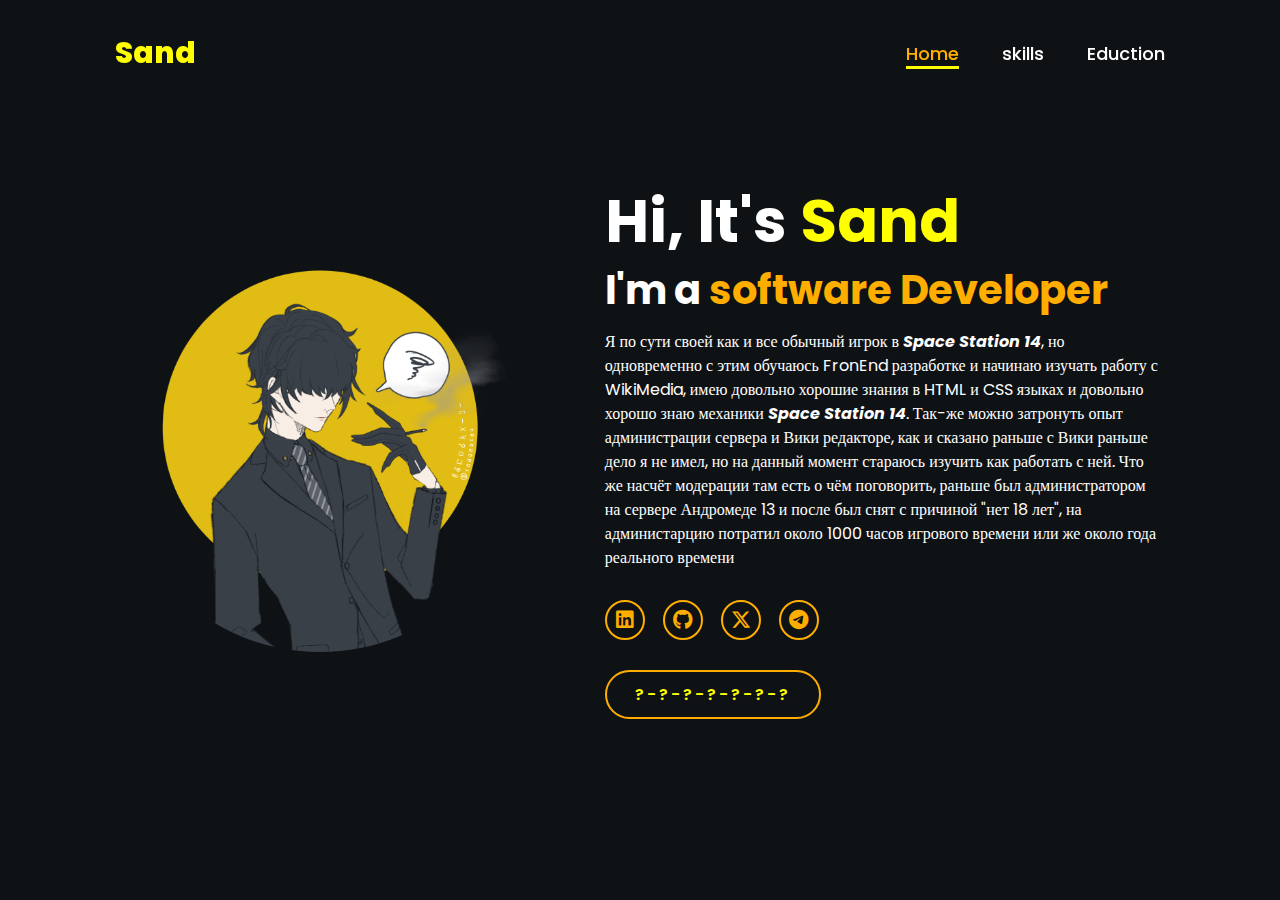
<file: index.html>
<!DOCTYPE html>
<html lang="ru">
<head>
     <meta charset="UTF-8">
     <meta name="viewport" content="width=device-width, initial-scale=1.0">
     <link rel="stylesheet" href="style.css">
     <link rel="website icon" href="/images/contact-solid-24.png">
     <link rel="stylesheet" href="https://cdnjs.cloudflare.com/ajax/libs/font-awesome/6.5.2/css/all.min.css">
     <title>Web-Site</title>
</head>
<body>
     <header>
          <a href="#" class="logo"> Sand </a>

          <nav>
               <a href="#" class="active">Home</a>
               <a href="/Skills/skills.html">skills</a>
               <a href="/eduction/eduction.html">Eduction</a>
          </nav>
     </header>
     <section class="home">
          <div class="home-img">
               <img src="/images/6324_WpxgWEDk.png" alt="">
          </div>
          <div class="home-content">
               <h1>Hi, It's <span>Sand</span></h1>
               <h3 class="typing-text">I'm a <span></span></h3>
               <p>Я по сути своей как и все обычный игрок в <i style="font-weight: bold;">Space Station 14</i>, 
               но одновременно с этим обучаюсь FronEnd разработке и начинаю изучать работу с WikiMedia, имею довольно
               хорошие знания в HTML и CSS языках и довольно хорошо знаю механики <i style="font-weight: bold;">Space Station 14</i>.
               Так-же можно затронуть опыт администрации сервера и Вики редакторе, как и сказано раньше с Вики раньше дело я не имел,
               но на данный момент стараюсь изучить как работать с ней. Что же насчёт модерации там есть о чём поговорить, раньше был администратором на сервере Андромеде 13
               и после был снят с причиной "нет 18 лет", на администарцию потратил около 1000 часов игрового времени или же около года реального времени</p>
               <div class="social-icon">
                    <a href="https://careers.linkedin.cn/" target="_blank"><i class="fa-brands fa-linkedin"></i></a>
                    <a href="https://github.com/" target="_blank"><i class="fa-brands fa-github"></i></a>
                    <a href="https://twitter.com/x" target="_blank"><i class="fa-brands fa-x-twitter"></i></a>
                    <a href="https://web.telegram.org/k/" target="_blank"><i class="fa-brands fa-telegram"></i></a>
               </div>
               <a href="#" class="btn">?-?-?-?-?-?-?</a>
          </div>
     </section>
</body>
</html>
</file>
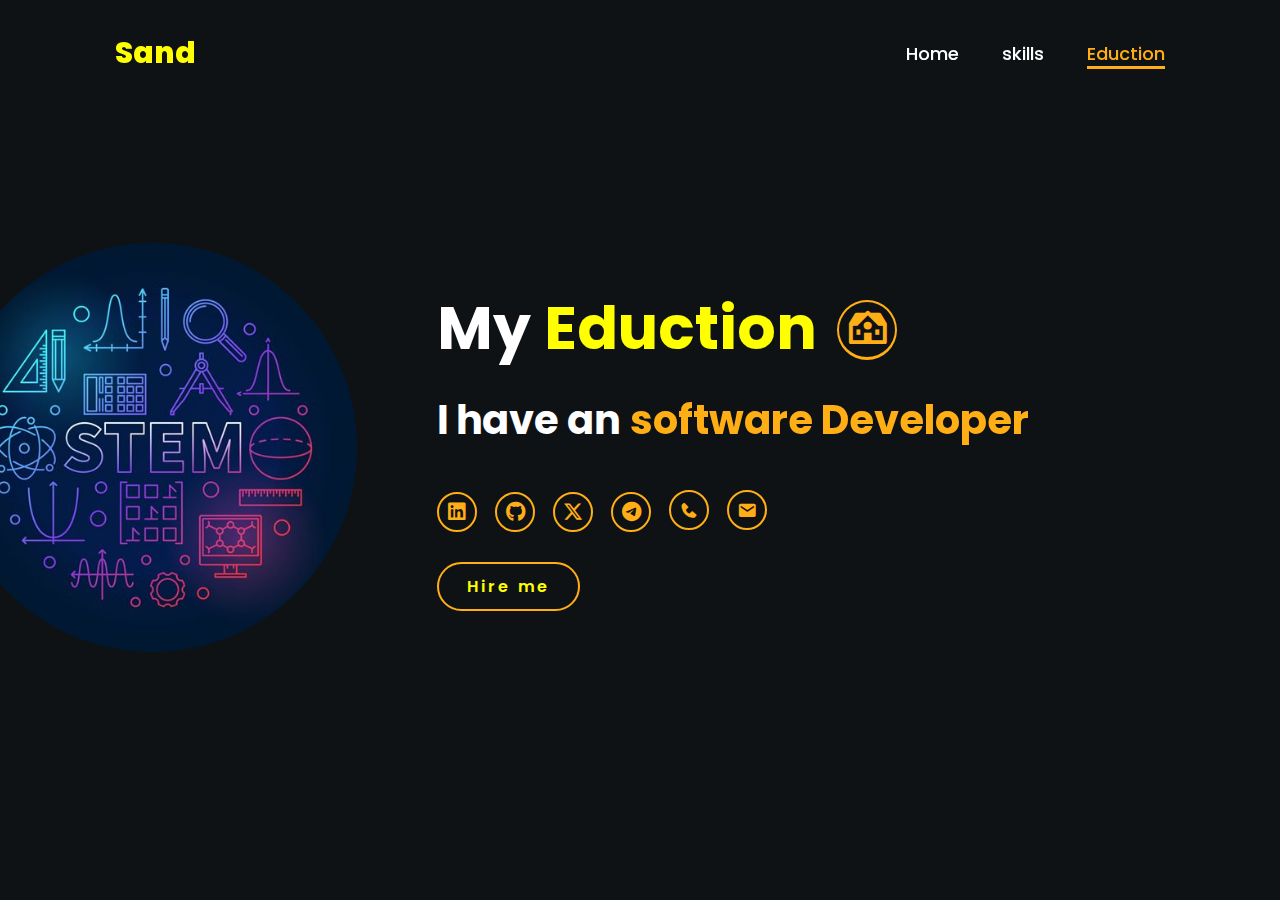
<file: eduction/eduction.html>
<!DOCTYPE html>
<html lang="en">
<head>
     <meta charset="UTF-8">
     <meta name="viewport" content="width=device-width, initial-scale=1.0">
     <link rel="stylesheet" href="Style-Eduction.css">
     <link rel="website icon" href="images/contact-solid-24.png">
     <link rel="stylesheet" href="https://cdnjs.cloudflare.com/ajax/libs/font-awesome/6.5.2/css/all.min.css">
     <link href='https://unpkg.com/boxicons@2.1.4/css/boxicons.min.css' rel='stylesheet'>
     <title>Web-Site</title>
</head>
<body>
     <header>
          <a href="/Home/Home.html" class="logo"> Sand </a>

          <nav>
               <a href="/Home/index.html">Home</a>
               <a href="/Skills/skills.html">skills</a>
               <a href="#" class="active">Eduction</a>
          </nav>
     </header>
     <section class="home">
          <div class="home-img">
               <img src="/images/feb1fac1906081cba52b5a55ef3cef58.jpg" alt="">
          </div>
          <div class="home-content">
               <h1>My <span>Eduction</span><m class='bx bxs-institution'></m></h1>
               <h3 class="typing-text">I have an <span></span></h3>
               <!-- <div class="Skill-icon">
                    <i class='bx bxl-html5'></i>
                    <i class='bx bxl-css3'></i>
                    <i class='bx bxl-javascript'></i>
                    <i class='bx bxl-react'></i>
                    <i class='bx bxl-typescript'></i>
               </div> -->
               <div class="social-icon">
                    <a href="https://careers.linkedin.cn/" target="_blank"><i class="fa-brands fa-linkedin"></i></a>
                    <a href="https://github.com/" target="_blank"><i class="fa-brands fa-github"></i></a>
                    <a href="https://twitter.com/x" target="_blank"><i class="fa-brands fa-x-twitter"></i></a>
                    <a href="https://web.telegram.org/k/" target="_blank"><i class="fa-brands fa-telegram"></i></a>
                    <a href="tel:+79090747665" target="_blank"><i class='bx bxs-phone' ></i></a>
                    <a href="mailto:aawds518@gmail.com&body=привет?subject=трудоустройство" target="_blank"><i class='bx bxs-envelope' ></i></a>
               </div>
               <a href="#" class="btn">Hire me</a>
          </div>
     </section>
</body>
</html>
</file>
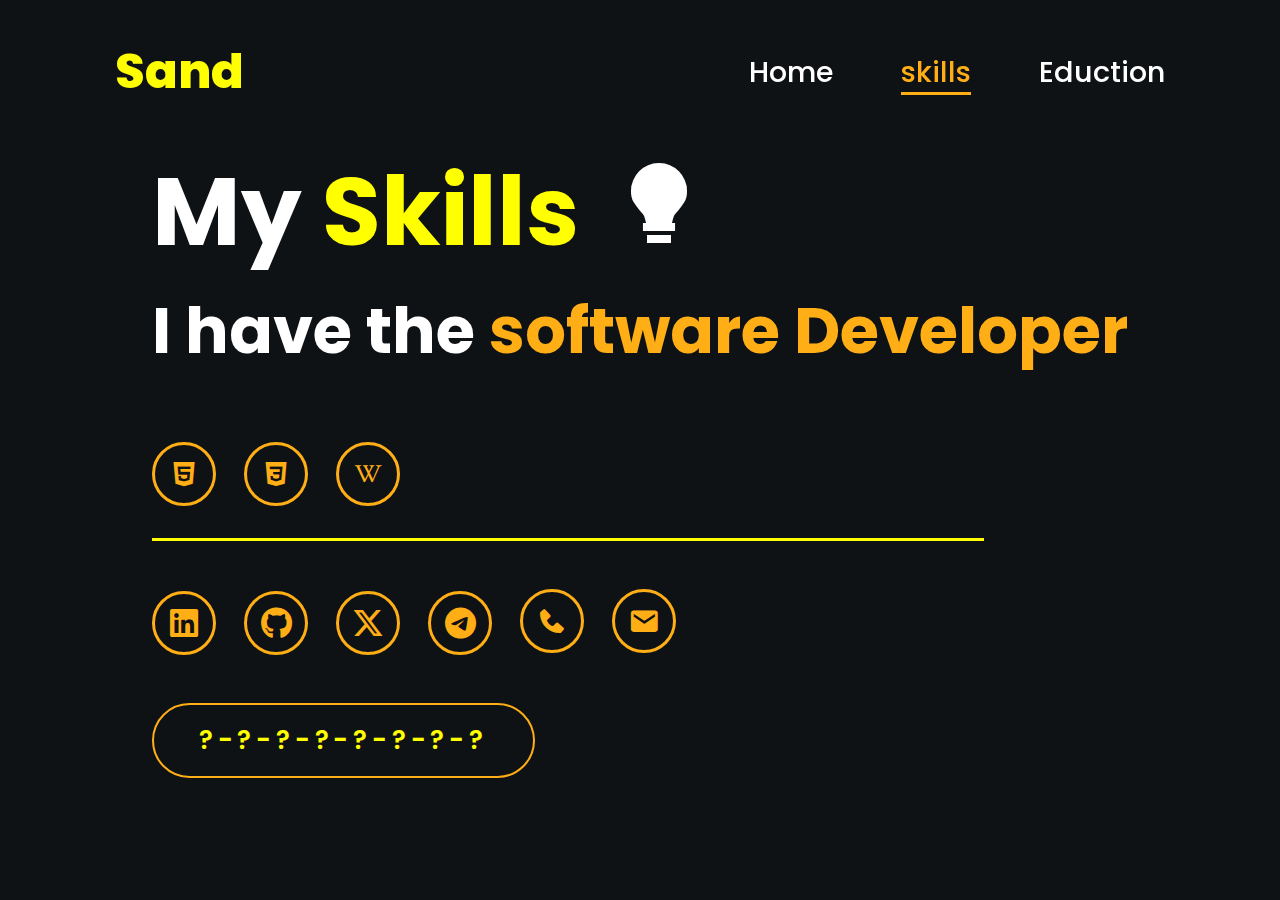
<file: Skills/skills.html>
<!DOCTYPE html>
<html lang="en">
<head>
     <meta charset="UTF-8">
     <meta name="viewport" content="width=device-width, initial-scale=1.0">
     <link rel="stylesheet" href="StyleSkills.css">
     <link rel="website icon" href="images/contact-solid-24.png">
     <link rel="stylesheet" href="https://cdnjs.cloudflare.com/ajax/libs/font-awesome/6.5.2/css/all.min.css">
     <link href='https://unpkg.com/boxicons@2.1.4/css/boxicons.min.css' rel='stylesheet'>
     <title>Web-Site</title>
</head>
<body>
     <header>
          <a href="/Home/Home.html" class="logo"> Sand </a>

          <nav>
               <a href="/Home/index.html">Home</a>
               <a href="#" class="active">skills</a>
               <a href="/eduction/eduction.html">Eduction</a>
          </nav>
     </header>
     <section class="home">
          <!--<div class="home-img">
               <img src="/images/3b4e23acb258ebf36a1de3e1621ae243.jpg" alt="">
          </div> -->
          <div class="home-content">
               <div class="h1">
               <h1>My <span>Skills</span><i class='bx bxs-bulb'></i></h1>
               </div>
               <h3 class="typing-text">I have the <span></span></h3>
               <div class="Skill-icon">
                    <i class='bx bxl-html5'></i>
                    <i class='bx bxl-css3'></i>
                    <i class='bx bxl-wikipedia'></i>
               </div>
               <div class="social-icon">
                    <a href="https://careers.linkedin.cn/" target="_blank"><i class="fa-brands fa-linkedin"></i></a>
                    <a href="https://github.com/" target="_blank"><i class="fa-brands fa-github"></i></a>
                    <a href="https://twitter.com/x" target="_blank"><i class="fa-brands fa-x-twitter"></i></a>
                    <a href="https://web.telegram.org/k/" target="_blank"><i class="fa-brands fa-telegram"></i></a>
                    <a href="tel:+79090747665" target="_blank"><i class='bx bxs-phone' ></i></a>
                    <a href="mailto:aawds518@gmail.com&body=привет?subject=трудоустройство" target="_blank"><i class='bx bxs-envelope' ></i></a>
               </div>
               <a href="#" class="btn">?-?-?-?-?-?-?-?</a>
          </div>
     </section>
</body>
</html>
</file>
<file: style.css>
@import url('https://fonts.googleapis.com/css2?family=Poppins:wght@100;200;300;400;500;600&display=swap');

*{
     margin: 0;
     padding: 0;
     box-sizing: border-box;
     text-decoration: none;
     border: 0;
     outline: none;
     font-family: 'poppins','sans-serif';
}

html {
     font-size: 62.5%;
}

body {
     width: 100%;
     height: 100%;
     overflow-x: hidden;
     background-color: #0f1215;
     color: white;
     user-select: none;
}

header {
     margin-top: 20px;
     position: fixed;
     top: 0;
     left: 0;
     width: 100%;
     padding: 1rem 9%;
     background-color: transparent;
     filter: drop-shadow(10px);
     display: flex;
     justify-content: space-between;
     align-items: center;
     z-index: 100;
}

.logo{
     font-size: 3rem;
     color: rgb(255,255,0);
     font-weight: 800;
     cursor: pointer;
     transition: 0.3s ease;
}

.logo:hover {
     transform: scale(1.1);
}

nav a{
     font-size: 1.8rem;
     color: white;
     margin-left: 4rem;
     font-weight: 500;
     transition: 0.3s ease;
     border-bottom: 3px solid transparent;
}

nav a:hover, nav a.active{
     border-bottom: 3px solid rgb(255,255,0);
     color: #ffae00;
}

@media(max-width:995px){
 nav{
     position: absolute;
     display: none;
     top: 0;
     right: 0;
     width: 40%;
     border-left: 3px solid #ffae00;
     border-bottom: 3px solid #ffae00;
     border-bottom-left-radius:2rem;
     padding: 1rem solid;
     background-color: #0f1215;
     border-top: 0.1rem solid rgba(0,0,0,0.1);
 }

 nav.active{
     display: block;
 }

 nav a{
     display: block;
     font-size: 2rem;
     margin: 3rem 0;
 }

 nav a:hover, nav a.active{
     padding: 1rem;
     border-radius: 0.5rem;
     border-bottom: 0.5rem solid #b74b4b;
 }
}

section {
     min-height: 100vh;
     padding: 5rem 9% 5rem;
}

.home {
     display: flex;
     justify-content: center;
     align-items: center;
     gap: 8rem;
     background-color: (#0f1215);
}

.home .home-content h1 {
     font-size: 6rem;
     font-weight: 700;
     line-height: 1.3;
}

span {
     color: rgb(255,255,0);
}

.home .home-content h3 {
     font-size: 4rem;
     margin-bottom: 1rem;
     font-weight: 700;
}

.home .home-content p {
     font-size: 1.6rem;
     line-height: 1.5;
}

.home-img {
     border-radius: 50%;
}

.home-img img{
     position: relative;
     width: 32vw;
     border-radius: 50%;
     box-shadow: 0 0 25px solid #ffae00;
     cursor: pointer;
     transition: 0.2s linear;
}

.home-img img:hover {
     transform: scale(1.1);
     font-size: 1.8rem;
     font-weight: 500;
}

.social-icon a {
     display: inline-flex;
     justify-content: center;
     align-items: center;
     width: 4rem;
     height: 4rem;
     color: #ffae00;
     background-color: transparent;
     border: 0.2rem solid #ffae00;
     font-size: 2rem;
     border-radius: 50%;
     margin: 3rem 1.5rem 3rem 0;
     transition: 0.5s ease;
 }

.social-icon a:hover {
     color: white;     
     transform: scale(1.3) translateY(-5px);
     box-shadow: 0 0 25px rgb(255,255,0);
}

.btn {
     display: inline-block;
     padding: 1rem 2.8rem;
     font-size: 1.2rem;
     background-color: #0f1215;
     color: rgb(255,255,0);
     border-radius: 4rem;
     font-size: 1.6rem;
     letter-spacing: 0.3rem;
     font-weight: 600;
     border: 2px solid #ffae00;
     transition: 0.3s ease;
     cursor: pointer;
}

.btn:hover {
     transform: scale3d(1.03);
     box-shadow: 0 0 25px rgb(255,255,0);
}

.typing-text {
     font-size: 34px;
     font-weight: 600;
     min-width: 280px;
}

.typing-text span{
     position: relative;
}

.typing-text span::before {
     content: "software Developer";
     color: #ffae00;
     animation: words 20s infinite;
}

.typing-text span::after {
     content: "";
     background-color: #0f1215;
     position: absolute;
     width: calc(100% + 8px);
     height: 100%;
     border-left: 3px solid #0f1215;
     right: -8;
     animation: cursor 0.6s infinite;
}

@keyframes cursor {
     to{
          border-left:3px solid #ffae00;
     }
}

@keyframes words {
     0%, 20% {
          content: "Web Developer";
     }
     21%, 40% {
          content: "FrontEnd Developer";
     }
     41%, 60% {
          content: "Wiki Editor";
     }
     61%, 80% {
          content: "former administrator";
     }
     81%, 100% {
          content: "player SS14";
     }
}

@media (max-width: 1000px) {
     .home {
          gap: 4rem;
     }
}

@media (max-width: 995px) {
     .home {
          flex-direction: column;
          margin: 5rem 4rem;
     }

     .home .home-content h3 {
          font-size: 2.5rem
     }

     .home-img img {
          width: 70vw;
          margin-top: 4rem;
     }
}
</file>
<file: eduction/Style-Eduction.css>
@import url('https://fonts.googleapis.com/css2?family=Poppins:wght@100;200;300;400;500;600&display=swap');

*{
     margin: 0;
     padding: 0;
     box-sizing: border-box;
     text-decoration: none;
     border: 0;
     outline: none;
     font-family: 'poppins','sans-serif';
}

html {
     font-size: 62.5%;
}

body {
     width: 100%;
     height: 100%;
     overflow-x: hidden;
     background-color: #0f1215;
     color: white;
     user-select: none;
}

header {
     margin-top: 20px;
     position: fixed;
     top: 0;
     left: 0;
     width: 100%;
     padding: 1rem 9%;
     background-color: transparent;
     filter: drop-shadow(10px);
     display: flex;
     justify-content: space-between;
     align-items: center;
     z-index: 100;
}



.logo{
     font-size: 3rem;
     color: rgb(255, 255, 0);
     font-weight: 800;
     cursor: pointer;
     transition: 0.3s ease;
}

.logo:hover {
     transform: scale(1.1);
}

nav a{
     font-size: 1.8rem;
     color: white;
     margin-left: 4rem;
     font-weight: 500;
     transition: 0.3s ease;
     border-bottom: 3px solid transparent;
}

nav a:hover, nav a.active{
     border-bottom: 3px solid #ffae16;
     color: #ffae16;
}

@media(max-width:995px){
 nav{
     position: absolute;
     display: none;
     top: 0;
     right: 0;
     width: 40%;
     border-left: 3px solid #ffae16;
     border-bottom: 3px solid #ffae16;
     border-bottom-left-radius:2rem;
     padding: 1rem solid;
     background-color: #0f1215;
     border-top: 0.1rem solid rgba(0,0,0,0.1);
 }

 nav.active{
     display: block;
 }

 nav a{
     display: block;
     font-size: 2rem;
     margin: 3rem 0;
 }

 nav a:hover, nav a.active{
     padding: 1rem;
     border-radius: 0.5rem;
     border-bottom: 0.5rem solid #ffae16;
 }
}

section {
     min-height: 100vh;
     padding: 5rem 9% 5rem;
}

.home {
     display: flex;
     justify-content: center;
     align-items: center;
     gap: 8rem;
     background-color: #0f1215;
}

.home .home-content h1 {
     font-size: 6rem;
     font-weight: 700;
     line-height: 1.3;
}

span {
     color: rgb(255, 255, 0);
}

.home .home-content h3 {
     font-size: 4rem;
     margin-bottom: 1rem;
     font-weight: 700;
}

.home .home-content p {
     font-size: 2rem;
     line-height: 1.5;
}

.home .home-content ul {
     font-size: 1.5rem;
     line-height: 2;
}

.home-img {
     border-radius: 50%;
}

.home-img img{
     position: relative;
     margin-left: -40.5rem;
     width: 32vw;
     border-radius: 50%;
     box-shadow: 0 0 50px solid rgba(255, 255, 255, 0.8);
     cursor: pointer;
     transition: 0.2s linear;
}

.home-img img:hover {
     transform: scale(1.1);
     font-size: 1.8rem;
     font-weight: 500;
     box-shadow: 0 0 90px solid rgba(255, 255, 255, 1);
}

.social-icon a {
     display: inline-flex;
     justify-content: center;
     align-items: center;
     width: 4rem;
     height: 4rem;
     color: #ffae16;
     background-color: transparent;
     border: 0.2rem solid #ffae16;
     font-size: 2rem;
     border-radius: 50%;
     margin: 3rem 1.5rem 3rem 0;
     transition: 0.5s ease;
 }

.social-icon a:hover {
     color: rgb(255, 255, 0);     
     transform: scale(1.3) translateY(-5px);
     box-shadow: 0 0 25px #ffae16;
}

/* .Skill-icon i {
     display: inline-flex;
     justify-content: center;
     align-items: center;
     width: 4rem;
     height: 4rem;
     color: #b74b4b;
     background-color: transparent;
     border: 0.2rem solid #b74b4b;
     border-bottom: 3px solid #b74b4b;
     font-size: 2rem;
     border-radius: 50%;
     margin: 3rem 1.5rem 0 0;
     transition: 0.5s ease;
}

.Skill-icon i:hover {
     color: white;     
     transform: scale(1.3) translateY(-5px);
     box-shadow: 0 0 25px #b74b4b;
}

.Skill-icon {
          border-bottom: 3px solid #b74b4b;
          padding-bottom: 2rem;
          width: 52rem;
     } */

.btn {
     display: inline-block;
     padding: 1rem 2.8rem;
     font-size: 1.2rem;
     background-color: #0f1215;
     color: rgb(255, 255, 0);
     border-radius: 4rem;
     font-size: 1.6rem;
     letter-spacing: 0.3rem;
     font-weight: 600;
     border: 2px solid #ffae16;
     transition: 0.3s ease;
     cursor: pointer;
}

.btn:hover {
     transform: scale3d(1.03);
     box-shadow: 0 0 25px #ffae16;
}

.typing-text {
     font-size: 34px;
     font-weight: 600;
     min-width: 280px;
}

.typing-text span{
     margin-left: 1rem;
     position: fixed;
}

.home-content m {
     display: inline-flex;
     justify-content: center;
     align-items: center;
     width: 6rem;
     height: 6rem;
     color: #ffae16;
     background-color: transparent;
     border: 0.2rem solid #ffae16;
     border-bottom: 3px solid #ffae16;
     font-size: 4.5rem;
     border-radius: 50%;
     margin: 0 3rem 3rem 2rem;
     transition: 0.5s ease;
} 

.home-content m:hover {
     color: rgb(255, 255, 0);     
     box-shadow: 0 0 25px #ffae16;
} 

.typing-text span::before {
     content: "software Developer";
     color: #ffae16;
     animation: words 15s infinite;
}

.typing-text span::after {
     content: "";
     background-color: #0f1215;
     position: absolute;
     width: calc(100% + 8px);
     height: 100%;
     border-left: 3px solid #0f1215;
     right: -8;
     animation: cursor 0.6s infinite;
}

@keyframes cursor {
     to{
          border-left:3px solid #ffae16;
     }
}

@keyframes words {
     0%, 40% {
          content: "General secondary education";
     }
     41%, 80% {
          content: "skillbox College";
     }
     81%, 100% {
          content: "self-taught";
     }
}

@media (max-width: 1000px) {
     .home {
          gap: 4rem;
     }
}

@media (max-width: 995px) {
     .home {
          flex-direction: column;
          margin: 5rem 4rem;
     }

     .home .home-content h3 {
          font-size: 2.5rem
     }

     .home-img img {
          width: 70vw;
          margin-top: 4rem;
     }
}
</file>
<file: Skills/StyleSkills.css>
@import url('https://fonts.googleapis.com/css2?family=Poppins:wght@100;200;300;400;500;600&display=swap');

*{
     margin: 0;
     padding: 0;
     box-sizing: border-box;
     text-decoration: none;
     border: 0;
     outline: none;
     font-family: 'poppins','sans-serif';
}

html {
     font-size: 100%;
}

body {
     width: 100%;
     height: 100%;
     overflow-x: hidden;
     background-color: #0f1215;
     color: white;
     user-select: none;
}

header {
     margin-top: 20px;
     position: fixed;
     top: 0;
     left: 0;
     width: 100%;
     padding: 1rem 9%;
     background-color: transparent;
     filter: drop-shadow(10px);
     display: flex;
     justify-content: space-between;
     align-items: center;
     z-index: 100;
}

.logo{
     font-size: 3rem;
     color: rgb(255,255,0);
     font-weight: 800;
     cursor: pointer;
     transition: 0.3s ease;
}

.logo:hover {
     transform: scale(1.1);
}

nav a{
     font-size: 1.8rem;
     color: #fff;
     margin-left: 4rem;
     font-weight: 500;
     transition: 0.3s ease;
     border-bottom: 3px solid transparent;
}

nav a:hover, nav a.active{
     border-bottom: 3px solid #ffae16;
     color: #ffae16;
}

@media(max-width:995px){
 nav{
     position: absolute;
     display: none;
     top: 0;
     right: 0;
     width: 40%;
     border-left: 3px solid #ffae16;
     border-bottom: 3px solid #ffae16;
     border-bottom-left-radius:2rem;
     padding: 1rem solid;
     background-color: #0f1215;
     border-top: 0.1rem solid rgba(0,0,0,0.1);
 }

 nav.active{
     display: block;
 }

 nav a{
     display: block;
     font-size: 2rem;
     margin: 3rem 0;
 }

 nav a:hover, nav a.active{
     padding: 1rem;
     border-radius: 0.5rem;
     border-bottom: 0.5rem solid #ffae16;
 }
}

section {
     min-height: 100vh;
     padding: 5rem 9% 5rem;
}

.home {
     display: flex;
     justify-content: center;
     align-items: center;
     gap: 8rem;
     background-color: #0f1215;
}

.home .home-content h1 {
     font-size: 6rem;
     font-weight: 700;
     line-height: 1.3;
}

span {
     color: rgb(255,255,0);
}

.home .home-content h3 {
     font-size: 4rem;
     margin-bottom: 1rem;
     font-weight: 700;
}

.home .home-content p {
     font-size: 2rem;
     line-height: 1.5;
}

.home .home-content ul {
     font-size: 1.5rem;
     line-height: 2;
}

/*.home-img {
     border-radius: 50%;
}

.home-img img{
     position: relative;
     width: 32vw;
     border-radius: 50%;
     box-shadow: 0 0 25px solid #b74b4b;
     cursor: pointer;
     transition: 0.2s linear;
}

.home-img img:hover {
     transform: scale(1.1);
     font-size: 1.8rem;
     font-weight: 500;
} */

.h1 i {
     color: #fff;
     margin: 2rem;
     border-radius: 50%;
     transition: 2s ease;
}

.h1 i:hover {
     color: rgb(255,255,0);     
     transform: scale(1.3) translateY(-5px);
     border: 0.2rem solid rgb(255,255,0);
     box-shadow: 0 0 20px rgb(255,255,0);
     animation: glow 1.5s ease-in-out infinite alternate;
}

@keyframes glow {
     0% {
          box-shadow: 0 0 20px rgb(255,255,0);
     }
     100% {
          box-shadow: 0 0 40px rgb(255,255,0), 0 0 60px rgb(255,255,0), 0 0 80px rgb(255,255,0);
     }
}

.social-icon a {
     display: inline-flex;
     justify-content: center;
     align-items: center;
     width: 4rem;
     height: 4rem;
     color: #ffae16;
     background-color: transparent;
     border: 0.2rem solid #ffae16;
     font-size: 2rem;
     border-radius: 50%;
     margin: 3rem 1.5rem 3rem 0;
     transition: 0.5s ease;
}

.social-icon a:hover {
     color: rgb(255,255,0);     
     transform: scale(1.3) translateY(-5px);
     box-shadow: 0 0 25px #ffae16;
}

.Skill-icon i {
     display: inline-flex;
     justify-content: center;
     align-items: center;
     width: 4rem;
     height: 4rem;
     color: #ffae16;
     background-color: transparent;
     border: 0.2rem solid #ffae16;
     border-bottom: 3px solid #ffae16;
     font-size: 2rem;
     border-radius: 50%;
     margin: 3rem 1.5rem 0 0;
     transition: 0.5s ease;
}

.Skill-icon i:hover {
     color: rgb(255,255,0);     
     transform: scale(1.3) translateY(-5px);
     box-shadow: 0 0 25px #ffae16;
}

.Skill-icon {
          border-bottom: 3px solid rgb(255,255,0);
          padding-bottom: 2rem;
          width: 52rem;
     }

.btn {
     display: inline-block;
     padding: 1rem 2.8rem;
     font-size: 1.2rem;
     background-color: #0f1215;
     color: rgb(255,255,0);
     border-radius: 4rem;
     font-size: 1.6rem;
     letter-spacing: 0.3rem;
     font-weight: 600;
     border: 2px solid #ffae16;
     transition: 0.3s ease;
     cursor: pointer;
}

.btn:hover {
     transform: scale3d(1.03);
     box-shadow: 0 0 25px #ffae16;
}

.typing-text {
     font-size: 34px;
     font-weight: 600;
     min-width: 280px;
}

.typing-text span{
     position: relative;
}

.typing-text span::before {
     content: "software Developer";
     color: #ffae16;
     animation: words 20s infinite;
}

.typing-text span::after {
     content: "";
     background-color: #0f1215;
     position: absolute;
     width: calc(100% + 8px);
     height: 100%;
     border-left: 3px solid #0f1215;
     right: -8;
     animation: cursor 0.6s infinite;
}

@keyframes cursor {
     to{
          border-left:3px solid #ffae16;
     }
}

@keyframes words {
     0%, 40% {
          content: "HTML Skill";
     }
     41%, 80% {
          content: "CSS Skill";
     }
     81%, 100% {
          content: "WikiMedia Skill";
     }
}

@media (max-width: 1000px) {
     .home {
          gap: 4rem;
     }
}

@media (max-width: 995px) {
     .home {
          flex-direction: column;
          margin: 5rem 4rem;
     }

     .home .home-content h3 {
          font-size: 2.5rem
     }

     .home-img img {
          width: 70vw;
          margin-top: 4rem;
     }
}
</file>
